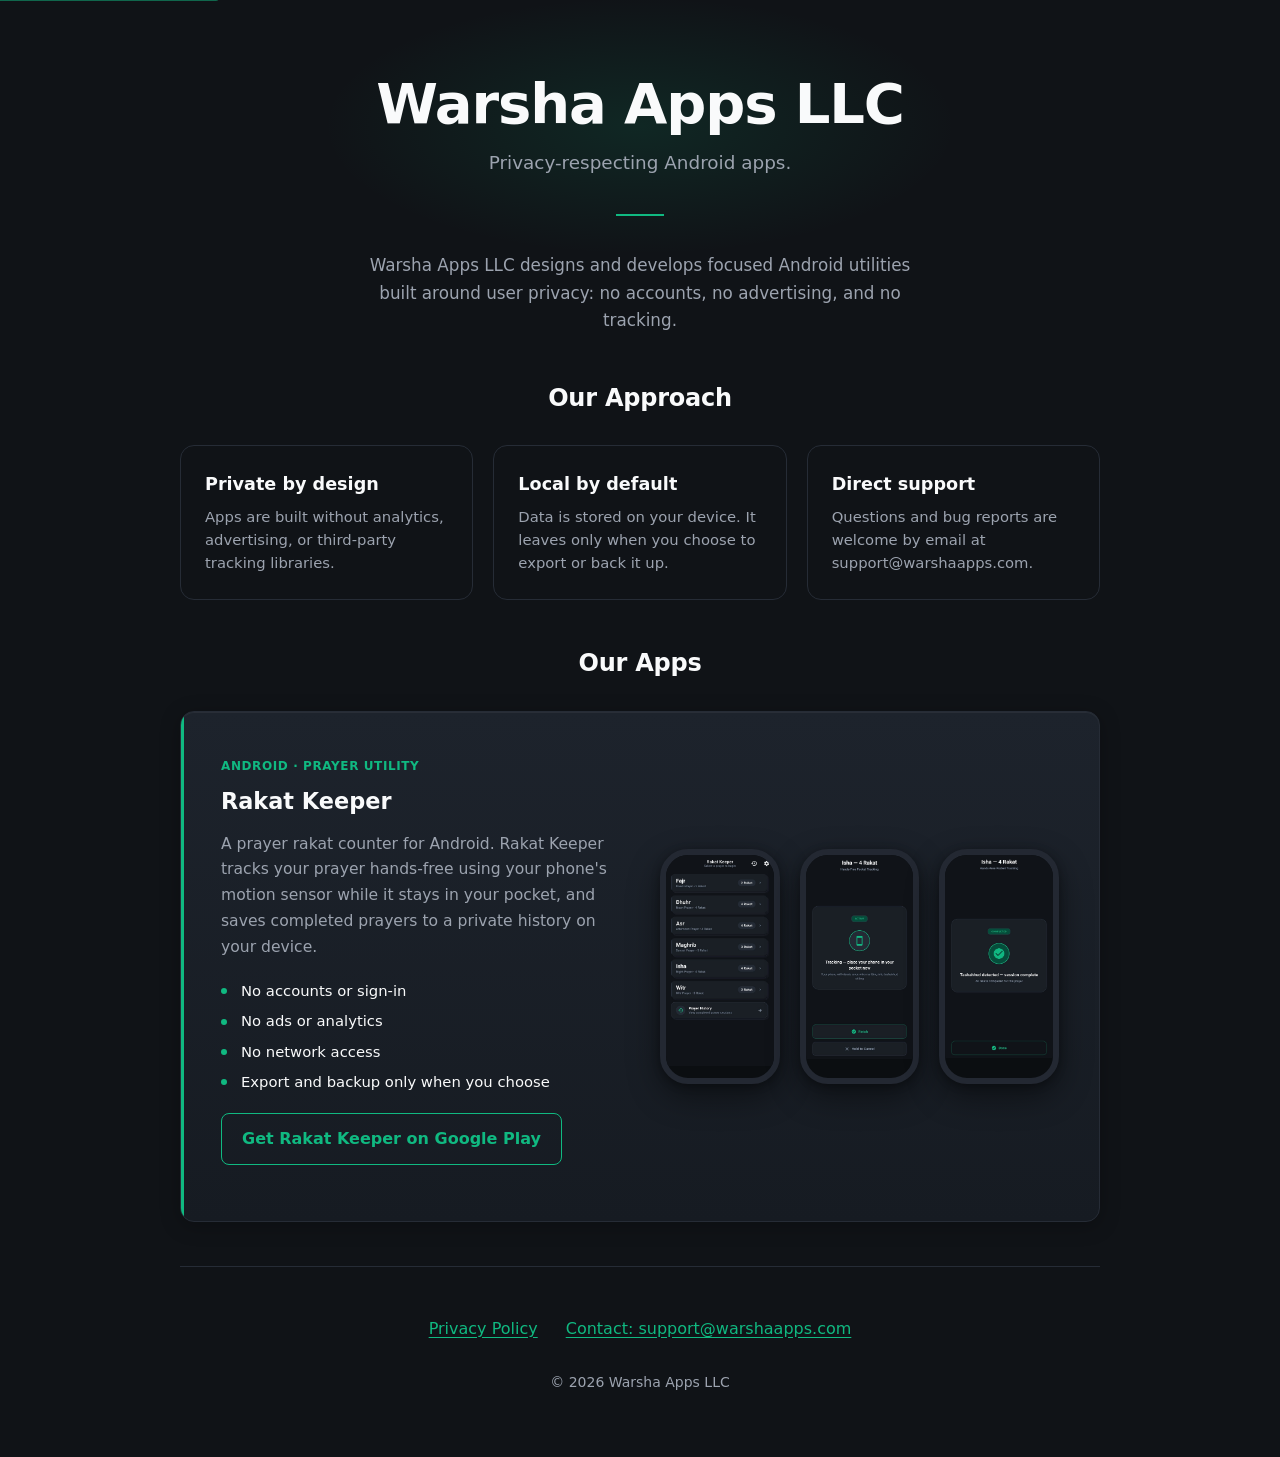
<file: index.html>
<!DOCTYPE html>
<html lang="en">
<head>
  <meta charset="utf-8">
  <meta name="viewport" content="width=device-width, initial-scale=1.0">
  <title>Warsha Apps LLC - Rakat Keeper prayer counter for Android</title>
  <meta name="description" content="Rakat Keeper is a hands-free prayer rakat counter for Android from Warsha Apps LLC. No accounts, no ads, no analytics, no network access.">
  <link rel="canonical" href="https://warshaapps.com/">
  <link rel="icon" href="/favicon.svg" type="image/svg+xml">
  <meta property="og:type" content="website">
  <meta property="og:site_name" content="Warsha Apps LLC">
  <meta property="og:title" content="Warsha Apps LLC - Rakat Keeper">
  <meta property="og:description" content="Rakat Keeper is a hands-free prayer rakat counter for Android from Warsha Apps LLC. No accounts, no ads, no analytics, no network access.">
  <meta property="og:url" content="https://warshaapps.com/">
  <meta property="og:image" content="https://warshaapps.com/assets/rakat-keeper-home.jpg">
  <meta property="og:image:alt" content="Rakat Keeper home screen with the five daily prayers and Witr listed as cards">
  <meta name="twitter:card" content="summary">
  <script type="application/ld+json">
  {
    "@context": "https://schema.org",
    "@type": "SoftwareApplication",
    "name": "Rakat Keeper",
    "description": "Rakat Keeper is a hands-free prayer rakat counter for Android from Warsha Apps LLC. No accounts, no ads, no analytics, no network access.",
    "applicationCategory": "UtilitiesApplication",
    "operatingSystem": "Android",
    "url": "https://warshaapps.com/",
    "installUrl": "https://play.google.com/store/apps/details?id=com.warshaapps.rakatkeeper",
    "image": "https://warshaapps.com/assets/rakat-keeper-home.jpg",
    "offers": {
      "@type": "Offer",
      "price": "0",
      "priceCurrency": "USD"
    },
    "publisher": {
      "@type": "Organization",
      "name": "Warsha Apps LLC",
      "url": "https://warshaapps.com/"
    }
  }
  </script>
  <link rel="stylesheet" href="styles.css">
</head>
<body class="home">
  <a class="skip-link" href="#main">Skip to main content</a>
  <div class="site-container">
    <header class="hero">
      <h1>Warsha Apps LLC</h1>
      <p class="tagline">Privacy-respecting Android apps.</p>
      <div class="divider" aria-hidden="true"></div>
    </header>

    <main id="main">
      <section class="intro" aria-label="Introduction">
        <p>Warsha Apps LLC designs and develops focused Android utilities built around user privacy: no accounts, no advertising, and no tracking.</p>
      </section>

      <section class="approach" aria-labelledby="approach-title">
        <h2 id="approach-title">Our Approach</h2>
        <div class="approach-grid">
          <article class="approach-item">
            <h3>Private by design</h3>
            <p>Apps are built without analytics, advertising, or third-party tracking libraries.</p>
          </article>
          <article class="approach-item">
            <h3>Local by default</h3>
            <p>Data is stored on your device. It leaves only when you choose to export or back it up.</p>
          </article>
          <article class="approach-item">
            <h3>Direct support</h3>
            <p>Questions and bug reports are welcome by email at support@warshaapps.com.</p>
          </article>
        </div>
      </section>

      <section class="apps" aria-labelledby="apps-title">
        <h2 id="apps-title">Our Apps</h2>
        <div class="app-card">
          <div class="app-card-body">
            <span class="app-eyebrow">Android &middot; Prayer Utility</span>
            <h3 class="app-title">Rakat Keeper</h3>
            <p class="app-description">A prayer rakat counter for Android. Rakat Keeper tracks your prayer hands-free using your phone's motion sensor while it stays in your pocket, and saves completed prayers to a private history on your device.</p>
            <ul class="feature-list">
              <li>No accounts or sign-in</li>
              <li>No ads or analytics</li>
              <li>No network access</li>
              <li>Export and backup only when you choose</li>
            </ul>
            <p class="app-store-link"><a href="https://play.google.com/store/apps/details?id=com.warshaapps.rakatkeeper" rel="noopener">Get Rakat Keeper on Google Play</a></p>
          </div>
          <div class="phone-pair">
            <div class="phone">
              <img src="/assets/rakat-keeper-home.jpg" width="720" height="1413" alt="Rakat Keeper home screen with the five daily prayers and Witr listed as cards" loading="lazy" decoding="async">
            </div>
            <div class="phone">
              <img src="/assets/rakat-keeper-tracking.jpg" width="720" height="1366" alt="Rakat Keeper hands-free tracking screen during an active prayer session" loading="lazy" decoding="async">
            </div>
            <div class="phone">
              <img src="/assets/rakat-keeper-completed.jpg" width="720" height="1358" alt="Rakat Keeper completed screen shown after a finished prayer session" loading="lazy" decoding="async">
            </div>
          </div>
        </div>
      </section>
    </main>

    <footer>
      <nav class="footer-nav" aria-label="Support and policies">
        <ul class="footer-links">
          <li><a href="/privacy/">Privacy Policy</a></li>
          <li><a href="mailto:support@warshaapps.com">Contact: support@warshaapps.com</a></li>
        </ul>
      </nav>
      <p class="copyright">&copy; 2026 Warsha Apps LLC</p>
    </footer>
  </div>
</body>
</html>
</file>
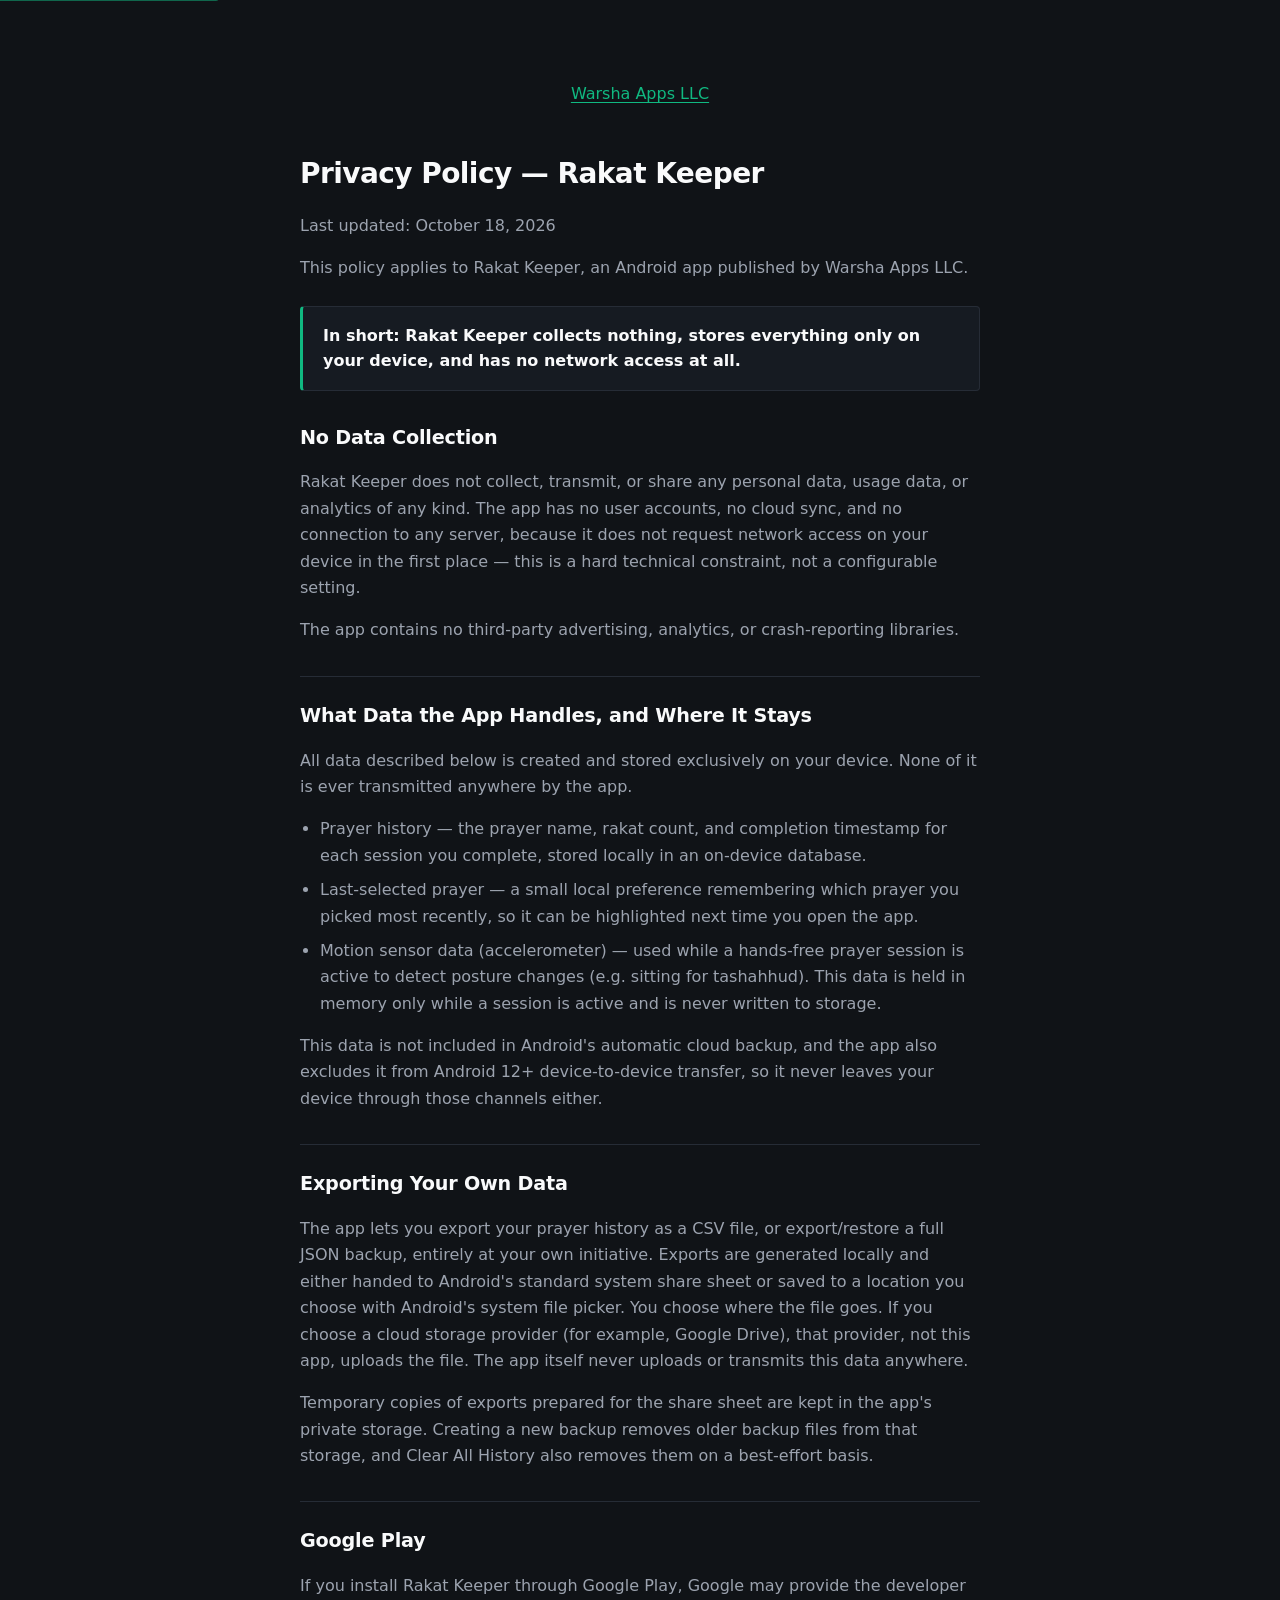
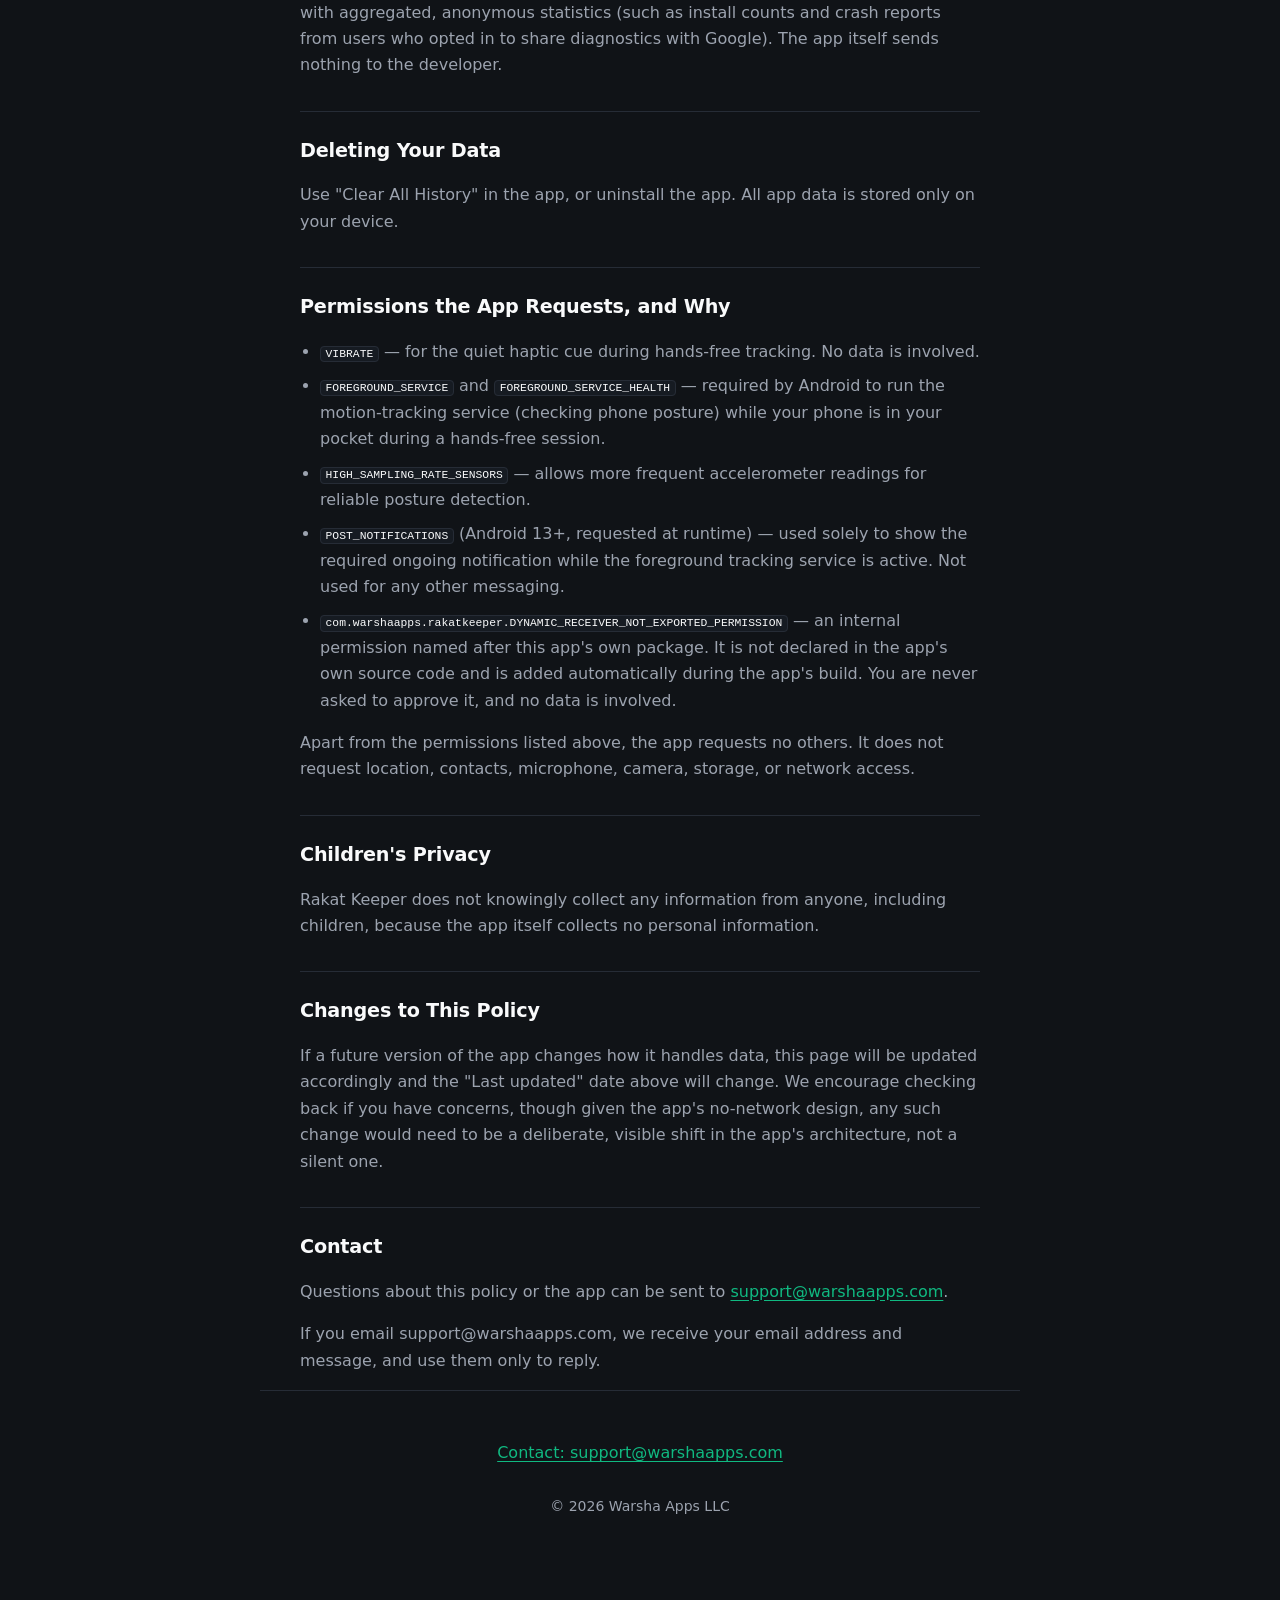
<file: privacy/index.html>
<!DOCTYPE html>
<html lang="en">
<head>
  <meta charset="utf-8">
  <meta name="viewport" content="width=device-width, initial-scale=1.0">
  <title>Privacy Policy - Rakat Keeper | Warsha Apps LLC</title>
  <meta name="description" content="Privacy policy for Rakat Keeper, an Android app published by Warsha Apps LLC.">
  <link rel="icon" href="/favicon.svg" type="image/svg+xml">
  <link rel="stylesheet" href="/styles.css">
</head>
<body>
  <a class="skip-link" href="#main">Skip to main content</a>
  <div class="site-container">
    <header class="hero">
      <a href="/" class="back-link">Warsha Apps LLC</a>
    </header>

    <main id="main" class="policy">
      <h1>Privacy Policy — Rakat Keeper</h1>
      <p>Last updated: October 18, 2026</p>
      <p>This policy applies to Rakat Keeper, an Android app published by Warsha Apps LLC.</p>
      <div class="summary-box">
        <strong>In short: Rakat Keeper collects nothing, stores everything only on your device, and has no network access at all.</strong>
      </div>

      <h2>No Data Collection</h2>
      <p>Rakat Keeper does not collect, transmit, or share any personal data, usage data, or analytics of any kind. The app has no user accounts, no cloud sync, and no connection to any server, because it does not request network access on your device in the first place — this is a hard technical constraint, not a configurable setting.</p>
      <p>The app contains no third-party advertising, analytics, or crash-reporting libraries.</p>

      <h2>What Data the App Handles, and Where It Stays</h2>
      <p>All data described below is created and stored exclusively on your device. None of it is ever transmitted anywhere by the app.</p>
      <ul>
        <li>Prayer history — the prayer name, rakat count, and completion timestamp for each session you complete, stored locally in an on-device database.</li>
        <li>Last-selected prayer — a small local preference remembering which prayer you picked most recently, so it can be highlighted next time you open the app.</li>
        <li>Motion sensor data (accelerometer) — used while a hands-free prayer session is active to detect posture changes (e.g. sitting for tashahhud). This data is held in memory only while a session is active and is never written to storage.</li>
      </ul>
      <p>This data is not included in Android's automatic cloud backup, and the app also excludes it from Android 12+ device-to-device transfer, so it never leaves your device through those channels either.</p>

      <h2>Exporting Your Own Data</h2>
      <p>The app lets you export your prayer history as a CSV file, or export/restore a full JSON backup, entirely at your own initiative. Exports are generated locally and either handed to Android's standard system share sheet or saved to a location you choose with Android's system file picker. You choose where the file goes. If you choose a cloud storage provider (for example, Google Drive), that provider, not this app, uploads the file. The app itself never uploads or transmits this data anywhere.</p>
      <p>Temporary copies of exports prepared for the share sheet are kept in the app's private storage. Creating a new backup removes older backup files from that storage, and Clear All History also removes them on a best-effort basis.</p>

      <h2>Google Play</h2>
      <p>If you install Rakat Keeper through Google Play, Google may provide the developer with aggregated, anonymous statistics (such as install counts and crash reports from users who opted in to share diagnostics with Google). The app itself sends nothing to the developer.</p>

      <h2>Deleting Your Data</h2>
      <p>Use "Clear All History" in the app, or uninstall the app. All app data is stored only on your device.</p>

      <h2>Permissions the App Requests, and Why</h2>
      <ul>
        <li><code>VIBRATE</code> — for the quiet haptic cue during hands-free tracking. No data is involved.</li>
        <li><code>FOREGROUND_SERVICE</code> and <code>FOREGROUND_SERVICE_HEALTH</code> — required by Android to run the motion-tracking service (checking phone posture) while your phone is in your pocket during a hands-free session.</li>
        <li><code>HIGH_SAMPLING_RATE_SENSORS</code> — allows more frequent accelerometer readings for reliable posture detection.</li>
        <li><code>POST_NOTIFICATIONS</code> (Android 13+, requested at runtime) — used solely to show the required ongoing notification while the foreground tracking service is active. Not used for any other messaging.</li>
        <li><code>com.warshaapps.rakatkeeper.DYNAMIC_RECEIVER_NOT_EXPORTED_PERMISSION</code> — an internal permission named after this app's own package. It is not declared in the app's own source code and is added automatically during the app's build. You are never asked to approve it, and no data is involved.</li>
      </ul>
      <p>Apart from the permissions listed above, the app requests no others. It does not request location, contacts, microphone, camera, storage, or network access.</p>

      <h2>Children's Privacy</h2>
      <p>Rakat Keeper does not knowingly collect any information from anyone, including children, because the app itself collects no personal information.</p>

      <h2>Changes to This Policy</h2>
      <p>If a future version of the app changes how it handles data, this page will be updated accordingly and the "Last updated" date above will change. We encourage checking back if you have concerns, though given the app's no-network design, any such change would need to be a deliberate, visible shift in the app's architecture, not a silent one.</p>

      <h2>Contact</h2>
      <p>Questions about this policy or the app can be sent to <a href="mailto:support@warshaapps.com">support@warshaapps.com</a>.</p>
      <p>If you email support@warshaapps.com, we receive your email address and message, and use them only to reply.</p>
    </main>

    <footer>
      <nav class="footer-nav" aria-label="Support and policies">
        <ul class="footer-links">
          <li><a href="mailto:support@warshaapps.com">Contact: support@warshaapps.com</a></li>
        </ul>
      </nav>
      <p class="copyright">&copy; 2026 Warsha Apps LLC</p>
    </footer>
  </div>
</body>
</html>
</file>
<file: styles.css>
:root {
  color-scheme: dark;
  --bg-color: #101317;
  --card-bg: #161b22;
  --card-border: #262c36;
  --text-main: #f9fafb;
  --text-muted: #9ca3af;
  --accent-color: #10B981;
  --accent-hover: #34d399;
  --focus-ring: #10B981;
}

*,
*::before,
*::after {
  box-sizing: border-box;
}

body {
  margin: 0;
  padding: 0;
  background-color: var(--bg-color);
  color: var(--text-main);
  font-family: system-ui, -apple-system, BlinkMacSystemFont, "Segoe UI", Roboto, Oxygen, Ubuntu, Cantarell, "Helvetica Neue", sans-serif;
  line-height: 1.6;
  min-height: 100vh;
  display: flex;
  flex-direction: column;
}

.skip-link {
  position: fixed;
  top: 0;
  left: 0;
  transform: translateY(-100%);
  background-color: var(--accent-color);
  color: #101317;
  font-weight: 600;
  padding: 12px 16px;
  text-decoration: none;
  z-index: 1000;
  border-radius: 0 0 4px 0;
}

.skip-link:focus {
  transform: translateY(0);
}

.skip-link:hover,
.skip-link:focus-visible {
  color: #101317;
  border-radius: 0 0 4px 0;
  outline-offset: -3px;
}

.site-container {
  width: 100%;
  max-width: 800px;
  margin: 0 auto;
  padding: 0 1.25rem 2.5rem;
  display: flex;
  flex-direction: column;
  flex: 1;
}

header.hero {
  --hero-gap: 2.25rem;
  text-align: center;
  padding: 4.5rem 1rem var(--hero-gap);
}

h1 {
  font-size: 2.25rem;
  font-weight: 700;
  color: var(--text-main);
  margin: 0 0 0.75rem;
  letter-spacing: -0.02em;
}

.tagline {
  margin: 0 0 var(--hero-gap);
  font-size: 1.15rem;
  color: var(--text-muted);
}

.divider {
  width: 48px;
  height: 2px;
  background-color: var(--accent-color);
  margin: 0 auto;
}

main {
  flex: 1;
}

.intro {
  max-width: 560px;
  margin: 0 auto 3.5rem;
  text-align: center;
}

.intro p {
  margin: 0;
  font-size: 1.05rem;
  color: var(--text-muted);
  line-height: 1.65;
}

h2 {
  font-size: 1.5rem;
  font-weight: 700;
  color: var(--text-main);
  text-align: center;
  margin: 0 0 1.75rem;
  letter-spacing: -0.01em;
}

.approach {
  margin-bottom: 3.5rem;
}

.approach-grid {
  display: grid;
  grid-template-columns: 1fr;
  gap: 1.25rem;
}

@media (min-width: 720px) {
  .approach-grid {
    grid-template-columns: repeat(3, 1fr);
  }
}

.approach-item {
  background-color: var(--card-bg);
  border: 1px solid var(--card-border);
  border-radius: 8px;
  padding: 1.5rem;
  text-align: left;
  transition: border-color 150ms ease;
}

.approach-item h3 {
  font-size: 1.1rem;
  margin: 0 0 0.5rem;
  color: var(--text-main);
}

.approach-item p {
  margin: 0;
  font-size: 0.925rem;
  color: var(--text-muted);
  line-height: 1.55;
}

.apps {
  margin-bottom: 3.5rem;
}

.app-card {
  position: relative;
  overflow: hidden;
  background-color: var(--card-bg);
  border: 1px solid var(--card-border);
  border-radius: 8px;
  padding: 1.75rem;
  text-align: left;
  transition: border-color 150ms ease;
}

.app-card::before {
  content: "";
  position: absolute;
  top: 0;
  bottom: 0;
  left: 0;
  width: 3px;
  background-color: var(--accent-color);
}

@media (hover: hover) {
  .approach-item:hover {
    border-color: rgba(16, 185, 129, 0.4);
  }

  .app-card:hover {
    border-color: rgba(16, 185, 129, 0.4);
  }
}

.app-eyebrow {
  display: inline-block;
  font-size: 0.75rem;
  font-weight: 600;
  color: var(--accent-color);
  text-transform: uppercase;
  letter-spacing: 0.05em;
  margin-bottom: 0.5rem;
}

.app-title {
  margin: 0 0 0.75rem;
  font-size: 1.4rem;
  color: var(--text-main);
}

.app-description {
  margin: 0 0 1.25rem;
  color: var(--text-muted);
  font-size: 0.975rem;
  line-height: 1.65;
}

.feature-list {
  list-style: none;
  padding: 0;
  margin: 0;
  display: flex;
  flex-direction: column;
  gap: 0.5rem;
}

.feature-list li {
  position: relative;
  padding-left: 1.25rem;
  color: var(--text-main);
  font-size: 0.925rem;
  line-height: 1.5;
}

.feature-list li::before {
  content: "";
  position: absolute;
  left: 0;
  top: 0.55em;
  width: 6px;
  height: 6px;
  border-radius: 50%;
  background-color: var(--accent-color);
}

.app-store-link {
  margin-top: 1.25rem;
}

.app-store-link a {
  display: inline-block;
  padding: 0.75rem 1.25rem;
  min-height: 44px;
  border: 1px solid var(--accent-color);
  border-radius: 0.5rem;
  color: var(--accent-color);
  font-weight: 600;
  text-decoration: none;
  background-color: transparent;
  transition: background-color 0.15s ease-in-out, color 0.15s ease-in-out;
}

.app-store-link a:hover {
  background-color: var(--accent-color);
  color: var(--bg-color);
}

.app-store-link a:focus-visible {
  outline: 2px solid var(--focus-ring);
  outline-offset: 3px;
}

.not-found {
  text-align: center;
  padding: 5rem 1rem;
}

.not-found p {
  color: var(--text-muted);
  font-size: 1.05rem;
  margin: 0 0 2rem;
}

footer {
  margin-top: auto;
  padding: 2.5rem 0 1.5rem;
  border-top: 1px solid var(--card-border);
  text-align: center;
}

.footer-nav {
  margin-bottom: 1.25rem;
}

.footer-links {
  list-style: none;
  padding: 0;
  margin: 0;
  display: flex;
  flex-wrap: wrap;
  justify-content: center;
  align-items: center;
  gap: 1rem 1.75rem;
}

.footer-links a,
.back-link,
a {
  color: var(--accent-color);
  text-decoration: underline;
  text-underline-offset: 3px;
  transition: color 0.15s ease-in-out;
}

.footer-links a,
.back-link {
  display: inline-flex;
  align-items: center;
  min-height: 44px;
}

@media (hover: hover) {
  .footer-links a:hover,
  .back-link:hover,
  a:hover {
    color: var(--accent-hover);
  }
}

:focus-visible {
  outline: 2px solid var(--focus-ring);
  outline-offset: 3px;
  border-radius: 2px;
}

.copyright {
  margin: 0;
  color: var(--text-muted);
  font-size: 0.875rem;
}

@media (max-width: 480px) {
  .site-container {
    padding: 0 1rem 2rem;
  }

  header.hero {
    --hero-gap: 2rem;
    padding: 3.5rem 0.5rem var(--hero-gap);
  }

  h1 {
    font-size: 1.75rem;
  }

  .app-card {
    padding: 1.25rem;
  }

  .footer-links {
    flex-direction: column;
    align-items: center;
    gap: 0.75rem;
  }
}

@media (prefers-reduced-motion: reduce) {
  *,
  *::before,
  *::after {
    animation-duration: 0.01ms !important;
    animation-iteration-count: 1 !important;
    transition-duration: 0.01ms !important;
    scroll-behavior: auto !important;
  }

  .approach-item,
  .app-card {
    transition: none !important;
  }
}

/* Home Page Scoped Styles */

body.home {
  --section-gap: 2.75rem;
}

body.home .site-container {
  max-width: 960px;
}

body.home header.hero {
  position: relative;
}

body.home header.hero::before {
  content: "";
  position: absolute;
  top: 50%;
  left: 50%;
  transform: translate(-50%, -50%);
  width: 100%;
  max-width: 640px;
  height: 260px;
  background: radial-gradient(ellipse at center, rgba(16, 185, 129, 0.12) 0%, rgba(16, 185, 129, 0) 70%);
  pointer-events: none;
  z-index: 0;
}

body.home header.hero h1 {
  position: relative;
  z-index: 1;
  font-size: clamp(2.5rem, 6vw, 3.5rem);
  line-height: 1.15;
}

body.home header.hero .tagline,
body.home header.hero .divider {
  position: relative;
  z-index: 1;
}

body.home .intro {
  margin: 0 auto var(--section-gap);
}

body.home .approach {
  margin-bottom: var(--section-gap);
}

body.home .approach-item {
  border-radius: 14px;
  background: transparent;
  border: 1px solid var(--card-border);
  box-shadow: none;
}

body.home .app-card {
  border-radius: 14px;
  background: linear-gradient(180deg, #1d232c 0%, var(--card-bg) 100%);
  border: 1px solid var(--card-border);
  box-shadow: inset 0 1px 0 0 rgba(255, 255, 255, 0.05), 0 4px 20px rgba(0, 0, 0, 0.25);
}

body.home .approach-item:hover,
body.home .app-card:hover {
  border-color: var(--card-border);
}

body.home .apps {
  margin-bottom: var(--section-gap);
}

body.home .app-card {
  display: flex;
  flex-direction: column;
  gap: 2rem;
  padding: 1.75rem;
}

body.home .app-card::before {
  z-index: 2;
}

body.home .app-card-body {
  width: 100%;
}

body.home .phone-pair {
  display: flex;
  justify-content: center;
  align-items: flex-start;
  gap: clamp(0.5rem, 3vw, 1rem);
  width: 100%;
}

body.home .phone {
  border-radius: 20px;
  border: 4px solid #232832;
  background-color: #0b0e11;
  overflow: hidden;
  box-shadow: 0 12px 32px rgba(0, 0, 0, 0.45), 0 2px 8px rgba(0, 0, 0, 0.3);
  flex: 1 1 0;
  min-width: 0;
  width: auto;
  max-width: 220px;
  aspect-ratio: 720 / 1413;
}

body.home .phone img {
  display: block;
  width: 100%;
  height: 100%;
  object-fit: contain;
  object-position: top;
}

@media (min-width: 800px) {
  body.home .app-card {
    display: grid;
    grid-template-columns: 1fr 1fr;
    align-items: center;
    gap: 2.5rem;
    padding: 2.5rem;
  }

  body.home .phone-pair {
    gap: 1.25rem;
  }

  body.home .phone-pair .phone {
    border-radius: 28px;
    border: 6px solid #232832;
    width: 100%;
    max-width: 200px;
    flex: 1 1 0;
  }
}

@media (max-width: 480px) {
  body.home {
    --section-gap: 2rem;
  }
}

.policy {
  max-width: 680px;
  margin: 0 auto;
}

.policy h1 {
  text-align: left;
  font-size: 1.75rem;
  margin: 0 0 0.75rem;
}

.summary-box {
  background-color: var(--card-bg);
  border: 1px solid var(--card-border);
  border-left: 3px solid var(--accent-color);
  border-radius: 4px;
  padding: 1rem 1.25rem;
  margin: 1.5rem 0;
  color: var(--text-main);
}

.policy h2 {
  text-align: left;
  font-size: 1.2rem;
  margin: 2rem 0 0.75rem;
  padding-top: 1.5rem;
  border-top: 1px solid var(--card-border);
}

.policy .summary-box + h2 {
  border-top: none;
  padding-top: 0;
}

.policy p,
.policy li {
  color: var(--text-muted);
  line-height: 1.65;
}

.policy ul {
  padding-left: 1.25rem;
}

.policy li {
  margin-bottom: 0.5rem;
}

.policy code {
  font-size: 0.875em;
  background: var(--card-bg);
  border: 1px solid var(--card-border);
  border-radius: 4px;
  padding: 0.1em 0.4em;
  color: var(--text-main);
}
</file>
